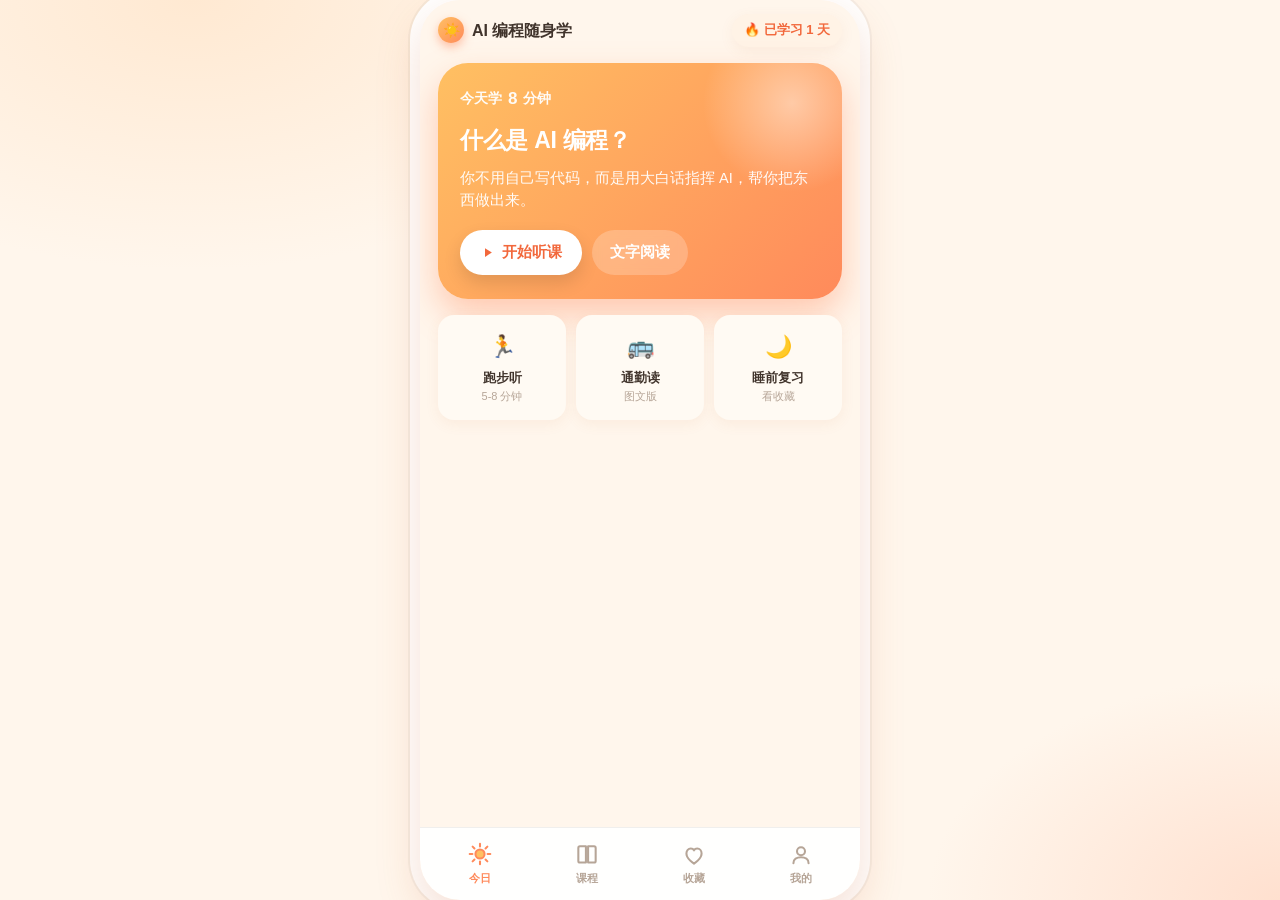
<file: index.html>
<!DOCTYPE html>
<html lang="zh-CN">
<head>
  <meta charset="UTF-8" />
  <!-- 让网页在手机上以设备宽度显示，并适配 iPhone 的刘海安全区 -->
  <meta name="viewport" content="width=device-width, initial-scale=1.0, maximum-scale=1.0, viewport-fit=cover" />
  <!-- 这几行让网页“添加到主屏幕”后能像 App 一样全屏打开 -->
  <meta name="apple-mobile-web-app-capable" content="yes" />
  <meta name="apple-mobile-web-app-status-bar-style" content="default" />
  <meta name="apple-mobile-web-app-title" content="AI 编程随身学" />
  <meta name="theme-color" content="#FFF6EC" />
  <title>AI 编程随身学</title>

  <!-- 全部使用系统字体，不依赖外部网络（iPhone 上中文是 PingFang，很美） -->
  <link rel="stylesheet" href="css/styles.css" />
</head>
<body>
  <!-- 手机外壳：在电脑上看是居中的“手机”，在手机上则铺满屏幕 -->
  <div class="app-frame">
    <!-- 主内容区，所有页面由 js/app.js 渲染进来 -->
    <main id="app" class="screen"></main>

    <!-- 底部四个标签栏 -->
    <nav class="tabbar" id="tabbar">
      <button class="tab is-active" data-tab="today" type="button">
        <svg viewBox="0 0 24 24" class="tab-ico" aria-hidden="true"><circle cx="12" cy="12" r="4.2"/><g class="rays"><line x1="12" y1="2.5" x2="12" y2="5"/><line x1="12" y1="19" x2="12" y2="21.5"/><line x1="2.5" y1="12" x2="5" y2="12"/><line x1="19" y1="12" x2="21.5" y2="12"/><line x1="5.2" y1="5.2" x2="6.9" y2="6.9"/><line x1="17.1" y1="17.1" x2="18.8" y2="18.8"/><line x1="18.8" y1="5.2" x2="17.1" y2="6.9"/><line x1="6.9" y1="17.1" x2="5.2" y2="18.8"/></g></svg>
        <span>今日</span>
      </button>
      <button class="tab" data-tab="courses" type="button">
        <svg viewBox="0 0 24 24" class="tab-ico" aria-hidden="true"><path d="M4 5.5C4 4.7 4.7 4 5.5 4H11v15H5.5C4.7 19 4 18.3 4 17.5V5.5Z"/><path d="M20 5.5C20 4.7 19.3 4 18.5 4H13v15h5.5c.8 0 1.5-.7 1.5-1.5V5.5Z"/></svg>
        <span>课程</span>
      </button>
      <button class="tab" data-tab="favorites" type="button">
        <svg viewBox="0 0 24 24" class="tab-ico" aria-hidden="true"><path d="M12 20s-7-4.4-7-9.3C5 7.9 6.8 6 9 6c1.5 0 2.5.8 3 1.7C12.5 6.8 13.5 6 15 6c2.2 0 4 1.9 4 4.7C19 15.6 12 20 12 20Z"/></svg>
        <span>收藏</span>
      </button>
      <button class="tab" data-tab="profile" type="button">
        <svg viewBox="0 0 24 24" class="tab-ico" aria-hidden="true"><circle cx="12" cy="8.5" r="3.7"/><path d="M5 19.5c0-3.6 3.1-5.5 7-5.5s7 1.9 7 5.5"/></svg>
        <span>我的</span>
      </button>
    </nav>
  </div>

  <!-- 轻提示气泡（答错/提示等） -->
  <div class="toast" id="toast" aria-live="polite"></div>

  <!-- 先加载课程数据，再加载主程序 -->
  <script src="js/data.js"></script>
  <script src="js/app.js"></script>
</body>
</html>
</file>
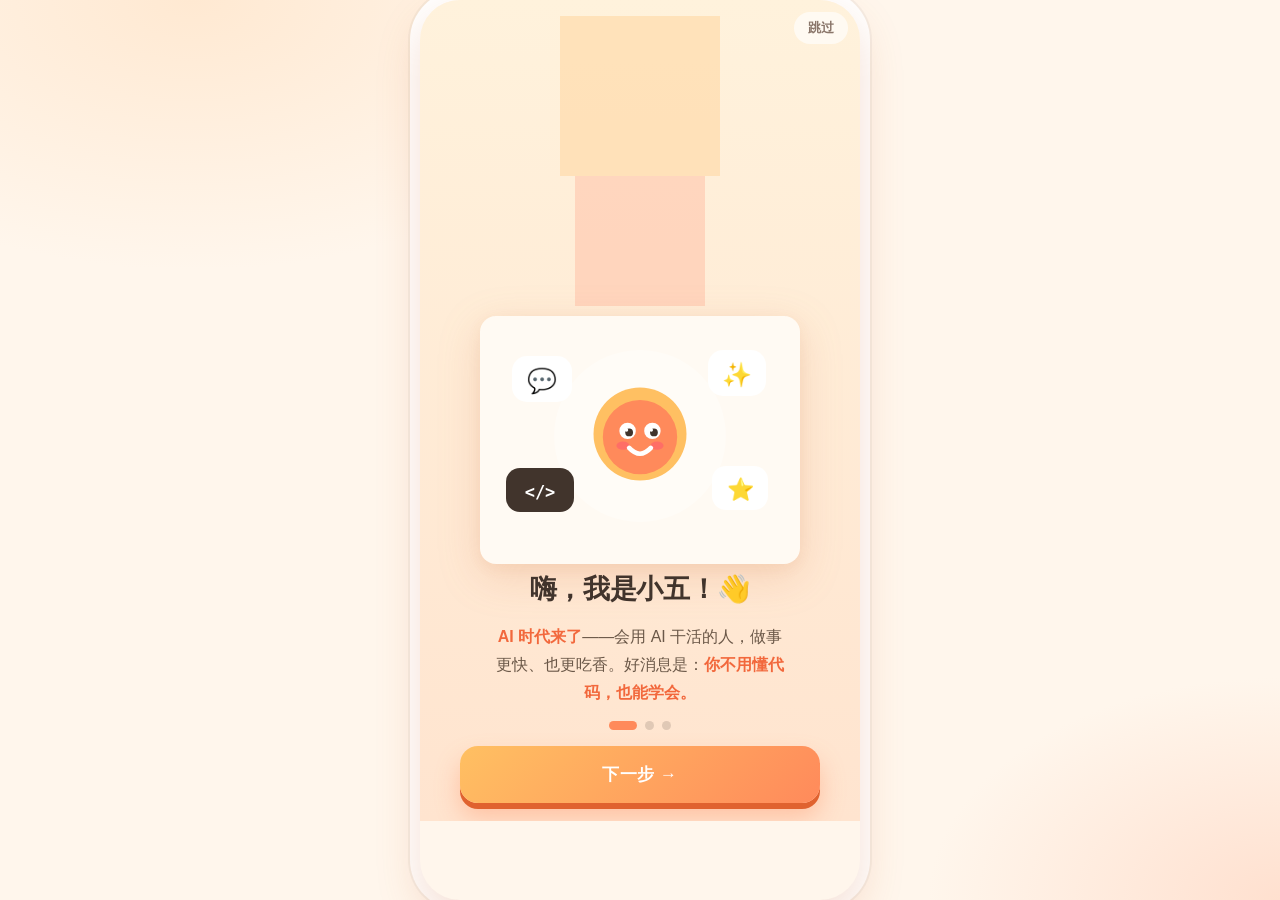
<file: game.html>
<!DOCTYPE html>
<html lang="zh-CN">
<head>
  <meta charset="UTF-8" />
  <meta name="viewport" content="width=device-width, initial-scale=1.0, maximum-scale=1.0, viewport-fit=cover" />
  <meta name="apple-mobile-web-app-capable" content="yes" />
  <meta name="apple-mobile-web-app-status-bar-style" content="default" />
  <meta name="apple-mobile-web-app-title" content="AI 编程闯关" />
  <meta name="theme-color" content="#fff6ec" />
  <title>AI 编程闯关</title>
  <link rel="stylesheet" href="css/styles.css" />
  <link rel="stylesheet" href="css/game.css?v=5" />
</head>
<body>
  <div class="app-frame">
    <main id="gapp" class="screen"></main>
    <nav class="gnav" id="gnav">
      <button class="gtab is-active" data-tab="home" type="button">
        <svg viewBox="0 0 24 24" class="gico"><path d="M4 11.5 12 4l8 7.5"/><path d="M6 10.5V20h12v-9.5"/></svg>
        <span>主页</span>
      </button>
      <button class="gtab" data-tab="map" type="button">
        <svg viewBox="0 0 24 24" class="gico"><path d="M5 18c2-1 4-1 7 .5S17 20 19 19V6c-2 1-4 1-7-.5S7 4 5 5Z"/><path d="M9 5v13M15 6v13"/></svg>
        <span>闯关</span>
      </button>
      <button class="gtab" data-tab="profile" type="button">
        <svg viewBox="0 0 24 24" class="gico"><circle cx="12" cy="8.5" r="3.6"/><path d="M5 19.5c0-3.6 3.1-5.5 7-5.5s7 1.9 7 5.5"/></svg>
        <span>我的</span>
      </button>
    </nav>
  </div>
  <script src="js/game-data.js?v=5"></script>
  <script src="js/game.js?v=5"></script>
</body>
</html>
</file>
<file: css/styles.css>
/* =========================================================
   AI 编程随身学 —— “温暖友好”设计系统
   配色：暖奶油底 + 珊瑚橙/蜂蜜黄主色 + 薄荷绿点缀，文字用暖棕色
   ========================================================= */

/* ---------- 设计变量（颜色、圆角、阴影统一在这里改） ---------- */
:root {
  --bg: #fff6ec;            /* 整体暖奶油底色 */
  --bg-deep: #fbe7d2;       /* 略深的暖色，用于渐变 */
  --surface: #ffffff;       /* 卡片白底 */
  --surface-warm: #fffaf3;  /* 略带暖意的白 */

  --ink: #41342c;           /* 主文字：暖棕色（比纯黑柔和） */
  --ink-soft: #8a766a;      /* 次要文字：灰棕 */
  --ink-faint: #b6a597;     /* 更浅的提示文字 */

  --primary: #ff8a5b;       /* 主色：珊瑚橙 */
  --primary-deep: #f2683c;  /* 深一点的珊瑚，用于文字/描边 */
  --honey: #ffc062;         /* 蜂蜜黄：点缀、星标 */
  --mint: #6fc59b;          /* 薄荷绿：答对、进度 */
  --mint-deep: #3fa978;
  --rose: #ff7e8a;          /* 收藏爱心 */

  --line: rgba(65, 52, 44, 0.08);   /* 浅描边 */
  --grad-sun: linear-gradient(135deg, #ffc062 0%, #ff8a5b 100%); /* 日出渐变 */
  --grad-soft: linear-gradient(135deg, #fff1e2 0%, #ffe3cf 100%);

  --r-xl: 30px;
  --r-lg: 24px;
  --r-md: 16px;
  --r-sm: 12px;

  --shadow-sm: 0 4px 14px rgba(208, 120, 70, 0.08);
  --shadow-md: 0 12px 30px rgba(208, 120, 70, 0.14);
  --shadow-lg: 0 18px 44px rgba(208, 110, 60, 0.22);

  /* 中文用系统优质字体（iPhone 上是 PingFang）；数字/拉丁用圆润的 Baloo 2 */
  --font: 'Baloo 2', -apple-system, BlinkMacSystemFont, 'PingFang SC',
    'Hiragino Sans GB', 'Microsoft YaHei', 'Noto Sans SC', sans-serif;
}

/* ---------- 基础重置 ---------- */
* { margin: 0; padding: 0; box-sizing: border-box; -webkit-tap-highlight-color: transparent; }
html, body { height: 100%; }
body {
  font-family: var(--font);
  color: var(--ink);
  /* 手机外壳之外的环境背景：暖色 + 两团柔光 */
  background:
    radial-gradient(60% 50% at 15% 0%, #ffe9d2 0%, rgba(255, 233, 210, 0) 60%),
    radial-gradient(50% 45% at 100% 100%, #ffe0cf 0%, rgba(255, 224, 207, 0) 55%),
    var(--bg);
  display: flex;
  justify-content: center;
  align-items: center;
  min-height: 100dvh;
  line-height: 1.6;
  -webkit-font-smoothing: antialiased;
}

/* ---------- 手机外壳 ---------- */
.app-frame {
  position: relative;
  width: min(440px, 100vw);
  height: min(100dvh, 920px);
  background: var(--bg);
  display: flex;
  flex-direction: column;
  overflow: hidden;
}
/* 在大屏幕（电脑）上，给它加圆角和阴影，看起来像一台手机 */
@media (min-width: 480px) {
  .app-frame {
    border-radius: 40px;
    box-shadow: var(--shadow-lg), 0 0 0 10px #fff, 0 0 0 12px rgba(0, 0, 0, 0.04);
  }
}

/* 滚动内容区 */
.screen {
  flex: 1;
  overflow-y: auto;
  overflow-x: hidden;
  -webkit-overflow-scrolling: touch;
  scrollbar-width: none;
  /* 顶部留出状态栏安全区，底部给 tabbar 留空间 */
  padding: calc(env(safe-area-inset-top, 0px) + 8px) 18px 110px;
}
.screen::-webkit-scrollbar { display: none; }

/* ---------- 通用文字 ---------- */
.eyebrow { font-size: 13px; font-weight: 600; color: var(--primary-deep); letter-spacing: .3px; }
.h-greeting { font-size: 15px; color: var(--ink-soft); font-weight: 600; }
.page-title { font-size: 26px; font-weight: 800; letter-spacing: -.5px; margin: 2px 0 14px; }
.section-title { font-size: 18px; font-weight: 700; margin: 22px 2px 12px; }

/* ---------- 进场动画：内容轻轻上浮 ---------- */
@keyframes fadeUp { from { opacity: 0; transform: translateY(14px); } to { opacity: 1; transform: none; } }
.view > * { animation: fadeUp .5s both; }
.view > *:nth-child(1) { animation-delay: .02s; }
.view > *:nth-child(2) { animation-delay: .08s; }
.view > *:nth-child(3) { animation-delay: .14s; }
.view > *:nth-child(4) { animation-delay: .20s; }
.view > *:nth-child(5) { animation-delay: .26s; }
.view > *:nth-child(6) { animation-delay: .32s; }
.view > *:nth-child(n+7) { animation-delay: .36s; }

/* ---------- 顶部问候栏 ---------- */
.topbar { display: flex; align-items: center; justify-content: space-between; padding-top: 6px; }
.brand { display: flex; align-items: center; gap: 8px; font-weight: 800; font-size: 16px; }
.brand .dot { width: 26px; height: 26px; border-radius: 50%; background: var(--grad-sun); box-shadow: 0 4px 10px rgba(255,138,91,.5); display: grid; place-items: center; font-size: 14px; }
.streak { display: inline-flex; align-items: center; gap: 5px; background: #fff3e6; color: var(--primary-deep); font-weight: 700; font-size: 13px; padding: 6px 12px; border-radius: 999px; box-shadow: var(--shadow-sm); }

/* ---------- 今日：日出大卡片 ---------- */
.hero {
  position: relative;
  margin-top: 16px;
  padding: 22px 22px 24px;
  border-radius: var(--r-xl);
  background: var(--grad-sun);
  color: #fff;
  overflow: hidden;
  box-shadow: 0 16px 34px rgba(255, 130, 80, .38);
}
.hero::after { /* 卡片里的一轮柔光太阳 */
  content: ''; position: absolute; right: -40px; top: -50px; width: 180px; height: 180px;
  background: radial-gradient(circle, rgba(255,255,255,.45) 0%, rgba(255,255,255,0) 70%);
}
.hero .mins { font-size: 14px; font-weight: 700; opacity: .95; display: inline-flex; align-items: center; gap: 6px; }
.hero .mins b { font-size: 17px; }
.hero h2 { font-size: 23px; font-weight: 800; margin: 10px 0 8px; letter-spacing: -.3px; }
.hero p { font-size: 14.5px; opacity: .95; line-height: 1.55; }
.hero .cta-row { display: flex; gap: 10px; margin-top: 18px; position: relative; }

.btn { border: none; cursor: pointer; font-family: inherit; font-weight: 700; border-radius: 999px; transition: transform .12s ease, box-shadow .2s ease, background .2s; }
.btn:active { transform: scale(.96); }
.btn-light { background: #fff; color: var(--primary-deep); padding: 13px 20px; font-size: 15px; box-shadow: 0 8px 18px rgba(0,0,0,.12); display: inline-flex; align-items: center; gap: 7px; }
.btn-ghost { background: rgba(255,255,255,.22); color: #fff; padding: 13px 18px; font-size: 15px; backdrop-filter: blur(4px); }
.btn-ghost:hover { background: rgba(255,255,255,.3); }

/* 继续学习 / 通用浅色卡片 */
.card { background: var(--surface); border-radius: var(--r-lg); padding: 16px 18px; box-shadow: var(--shadow-sm); }
.continue { display: flex; align-items: center; gap: 14px; margin-top: 14px; cursor: pointer; }
.continue .ring { flex-shrink: 0; }
.continue .info { flex: 1; min-width: 0; }
.continue .info .lbl { font-size: 12px; color: var(--ink-faint); font-weight: 600; }
.continue .info .ttl { font-size: 15.5px; font-weight: 700; white-space: nowrap; overflow: hidden; text-overflow: ellipsis; }
.continue .go { color: var(--primary); font-size: 22px; }

/* 碎片场景小标签 */
.scenes { display: flex; gap: 10px; margin-top: 16px; }
.scene { flex: 1; background: var(--surface-warm); border-radius: var(--r-md); padding: 14px 10px; text-align: center; box-shadow: var(--shadow-sm); }
.scene .emo { font-size: 22px; }
.scene .t { font-size: 12.5px; font-weight: 700; margin-top: 4px; color: var(--ink); }
.scene .s { font-size: 11px; color: var(--ink-faint); }

/* ---------- 课程页：模块卡片 ---------- */
.module { background: var(--surface); border-radius: var(--r-lg); padding: 16px 16px 8px; margin-bottom: 14px; box-shadow: var(--shadow-sm); }
.module-head { display: flex; align-items: center; gap: 12px; }
.module-ico { width: 46px; height: 46px; border-radius: 14px; background: var(--grad-soft); display: grid; place-items: center; font-size: 24px; flex-shrink: 0; }
.module-head .m-ttl { font-size: 16.5px; font-weight: 800; }
.module-head .m-sub { font-size: 12.5px; color: var(--ink-soft); }
.module-prog { margin: 12px 0 6px; }
.bar { height: 7px; background: #f1e6db; border-radius: 999px; overflow: hidden; }
.bar > i { display: block; height: 100%; background: var(--grad-sun); border-radius: 999px; transition: width .6s ease; }
.prog-meta { display: flex; justify-content: space-between; font-size: 11.5px; color: var(--ink-faint); margin-top: 5px; font-weight: 600; }

.lesson-row { display: flex; align-items: center; gap: 12px; padding: 12px 4px; border-top: 1px solid var(--line); cursor: pointer; }
.lesson-row:first-of-type { border-top: none; }
.lesson-row .num { width: 30px; height: 30px; border-radius: 50%; background: #fff3e6; color: var(--primary-deep); font-weight: 800; font-size: 13px; display: grid; place-items: center; flex-shrink: 0; }
.lesson-row.done .num { background: var(--mint); color: #fff; }
.lesson-row.locked { opacity: .55; }
.lesson-row .lr-main { flex: 1; min-width: 0; }
.lesson-row .lr-ttl { font-size: 14.5px; font-weight: 700; }
.lesson-row .lr-sub { font-size: 11.5px; color: var(--ink-faint); }
.lesson-row .lr-tag { font-size: 10.5px; font-weight: 700; padding: 3px 8px; border-radius: 999px; background: #f3ede6; color: var(--ink-faint); }
.lesson-row .lr-tag.ready { background: #e9f7f0; color: var(--mint-deep); }

/* ---------- 课程学习页 ---------- */
.lesson-top { display: flex; align-items: center; gap: 10px; padding-top: 4px; }
.back-btn { width: 40px; height: 40px; border-radius: 50%; background: var(--surface); box-shadow: var(--shadow-sm); border: none; cursor: pointer; font-size: 20px; color: var(--ink); display: grid; place-items: center; }
.back-btn:active { transform: scale(.92); }
.lesson-top .crumb { font-size: 13px; font-weight: 700; color: var(--ink-soft); }
.lesson-h1 { font-size: 25px; font-weight: 800; letter-spacing: -.5px; margin: 16px 0 0; }
.oneliner { background: #fff3e6; border-left: 4px solid var(--primary); border-radius: 12px; padding: 12px 14px; margin: 14px 0; font-size: 14.5px; font-weight: 600; color: var(--primary-deep); }

/* 音频播放器 */
.audio { display: flex; align-items: center; gap: 14px; background: var(--ink); color: #fff; border-radius: var(--r-lg); padding: 14px 16px; box-shadow: var(--shadow-md); margin: 4px 0 8px; }
.audio.audio--off { background: #efe6dd; color: var(--ink-soft); box-shadow: var(--shadow-sm); }
.audio-btn { width: 48px; height: 48px; border-radius: 50%; background: var(--grad-sun); border: none; cursor: pointer; display: grid; place-items: center; flex-shrink: 0; box-shadow: 0 6px 14px rgba(255,138,91,.5); }
.audio.audio--off .audio-btn { background: #d9ccc0; box-shadow: none; }
.audio-btn svg { width: 20px; height: 20px; fill: #fff; }
.audio-main { flex: 1; min-width: 0; }
.audio-track { padding: 9px 0; cursor: pointer; touch-action: none; }       /* 上下留出手指好按的区域 */
.audio-bar { height: 6px; background: rgba(255,255,255,.25); border-radius: 999px; position: relative; }
.audio.audio--off .audio-bar { background: rgba(0,0,0,.1); }
.audio-fill { height: 100%; width: 0; background: var(--honey); border-radius: 999px; position: relative; }
.audio-fill::after { content: ''; position: absolute; right: -6px; top: 50%; transform: translateY(-50%); width: 13px; height: 13px; border-radius: 50%; background: #fff; box-shadow: 0 1px 4px rgba(0,0,0,.35); }  /* 可拖动的小圆点 */
.audio.audio--off .audio-fill::after { display: none; }
.audio-meta { display: flex; justify-content: space-between; font-size: 11.5px; margin-top: 7px; opacity: .85; font-weight: 600; }
.audio-hint { font-size: 12.5px; font-weight: 600; }

/* 正文与小节 */
.lesson-body p { font-size: 15.5px; line-height: 1.85; color: #4f4138; margin: 14px 0; }
.block { background: var(--surface); border-radius: var(--r-lg); padding: 16px 18px; margin: 14px 0; box-shadow: var(--shadow-sm); }
.block h3 { font-size: 15px; font-weight: 800; display: flex; align-items: center; gap: 8px; margin-bottom: 6px; }
.block.example { background: var(--grad-soft); }
.block.keypoints h3 { color: var(--mint-deep); }
.block.pitfalls h3 { color: var(--primary-deep); }
.block ul { list-style: none; }
.block li { position: relative; padding-left: 24px; margin: 9px 0; font-size: 14.5px; line-height: 1.65; }
.block.keypoints li::before { content: '✓'; position: absolute; left: 0; top: 0; color: var(--mint-deep); font-weight: 800; }
.block.pitfalls li::before { content: '!'; position: absolute; left: 2px; top: 0; color: var(--primary-deep); font-weight: 800; }

/* 收藏 + 测验 行动区 */
.lesson-actions { display: flex; gap: 12px; margin: 20px 0 6px; }
.fav-btn { width: 54px; flex-shrink: 0; background: var(--surface); border: 2px solid var(--line); border-radius: var(--r-md); cursor: pointer; display: grid; place-items: center; transition: .2s; }
.fav-btn svg { width: 24px; height: 24px; fill: none; stroke: var(--rose); stroke-width: 2; }
.fav-btn.on { background: #fff0f1; border-color: #ffd6da; }
.fav-btn.on svg { fill: var(--rose); }
.fav-btn:active { transform: scale(.92); }
.btn-primary { flex: 1; background: var(--grad-sun); color: #fff; padding: 16px; font-size: 16px; font-weight: 800; box-shadow: 0 10px 22px rgba(255,138,91,.4); display: inline-flex; align-items: center; justify-content: center; gap: 8px; }

.coming { text-align: center; color: var(--ink-faint); padding: 40px 20px; }
.coming .emo { font-size: 40px; }
.coming p { font-size: 14px; margin-top: 8px; }

/* ---------- 小测验 ---------- */
.quiz-progress { font-size: 13px; font-weight: 700; color: var(--ink-soft); margin: 14px 0 4px; }
.quiz-bar { height: 6px; background: #f1e6db; border-radius: 999px; overflow: hidden; margin-bottom: 18px; }
.quiz-bar > i { display: block; height: 100%; background: var(--grad-sun); transition: width .4s; }
.quiz-q { font-size: 19px; font-weight: 800; line-height: 1.5; margin-bottom: 18px; }
.opt { display: flex; align-items: center; gap: 12px; background: var(--surface); border: 2px solid var(--line); border-radius: var(--r-md); padding: 15px 16px; margin: 11px 0; cursor: pointer; font-size: 15px; font-weight: 600; transition: .15s; }
.opt .mark { width: 26px; height: 26px; border-radius: 50%; border: 2px solid var(--line); display: grid; place-items: center; font-weight: 800; font-size: 13px; flex-shrink: 0; color: var(--ink-soft); }
.opt:active { transform: scale(.99); }
.opt.correct { background: #e9f7f0; border-color: var(--mint); }
.opt.correct .mark { background: var(--mint); border-color: var(--mint); color: #fff; }
.opt.wrong { background: #fff0ec; border-color: #ffc4b0; }
.opt.wrong .mark { background: var(--primary); border-color: var(--primary); color: #fff; }
.opt.disabled { pointer-events: none; }
.explain { background: var(--grad-soft); border-radius: var(--r-md); padding: 14px 16px; font-size: 14px; line-height: 1.6; margin-top: 6px; animation: fadeUp .35s both; }
.explain b { color: var(--primary-deep); }

/* 测验完成结算 */
.result { text-align: center; padding-top: 30px; }
.result .badge { font-size: 64px; animation: pop .5s both; }
@keyframes pop { 0% { transform: scale(0); } 70% { transform: scale(1.15); } 100% { transform: scale(1); } }
.result h2 { font-size: 24px; font-weight: 800; margin: 10px 0 6px; }
.result .score { font-size: 15px; color: var(--ink-soft); }
.result .tip { background: var(--surface); border-radius: var(--r-lg); padding: 16px; margin: 22px 0; box-shadow: var(--shadow-sm); font-size: 14.5px; }

/* ---------- 收藏页 / 我的页 ---------- */
.empty { text-align: center; padding: 60px 24px; color: var(--ink-faint); }
.empty .emo { font-size: 52px; }
.empty h3 { font-size: 17px; color: var(--ink-soft); margin: 14px 0 4px; font-weight: 700; }
.empty p { font-size: 13.5px; }

.stat-grid { display: flex; gap: 12px; margin: 4px 0 8px; }
.stat { flex: 1; background: var(--surface); border-radius: var(--r-lg); padding: 18px 10px; text-align: center; box-shadow: var(--shadow-sm); }
.stat .v { font-size: 28px; font-weight: 800; color: var(--primary-deep); }
.stat .k { font-size: 12px; color: var(--ink-soft); font-weight: 600; margin-top: 2px; }

.ring-wrap { display: flex; align-items: center; gap: 16px; }
.ring-wrap .ring-txt .big { font-size: 26px; font-weight: 800; }
.ring-wrap .ring-txt .small { font-size: 12.5px; color: var(--ink-soft); }

.menu { margin-top: 8px; }
.menu-item { display: flex; align-items: center; gap: 14px; background: var(--surface); border-radius: var(--r-md); padding: 15px 16px; margin-bottom: 10px; box-shadow: var(--shadow-sm); cursor: pointer; }
.menu-item .mi-emo { font-size: 20px; }
.menu-item .mi-t { flex: 1; font-weight: 700; font-size: 14.5px; }
.menu-item .mi-go { color: var(--ink-faint); font-size: 18px; }

/* ---------- 底部标签栏 ---------- */
.tabbar {
  flex-shrink: 0;
  display: flex;
  background: rgba(255, 255, 255, 0.92);
  backdrop-filter: blur(14px);
  border-top: 1px solid var(--line);
  padding: 8px 6px calc(env(safe-area-inset-bottom, 0px) + 8px);
}
.tab { flex: 1; background: none; border: none; cursor: pointer; font-family: inherit; display: flex; flex-direction: column; align-items: center; gap: 3px; padding: 6px 0; color: var(--ink-faint); transition: color .2s; }
.tab span { font-size: 11px; font-weight: 700; }
.tab-ico { width: 26px; height: 26px; fill: none; stroke: currentColor; stroke-width: 1.9; stroke-linecap: round; stroke-linejoin: round; }
.tab.is-active { color: var(--primary); }
.tab.is-active .tab-ico { transform: translateY(-1px); }
/* 收藏标签激活时爱心填充 */
.tab[data-tab="favorites"].is-active .tab-ico { fill: var(--rose); stroke: var(--rose); }
.tab[data-tab="today"].is-active .tab-ico { fill: var(--honey); }
.tab[data-tab="today"].is-active .rays { stroke: var(--primary); }

/* 进场后隐藏 tabbar（学习页/测验页用） */
.app-frame.immersive .tabbar { display: none; }

/* ---------- 轻提示气泡 ---------- */
.toast {
  position: fixed; left: 50%; bottom: 90px; transform: translateX(-50%) translateY(20px);
  background: var(--ink); color: #fff; font-size: 13.5px; font-weight: 600;
  padding: 12px 18px; border-radius: 999px; box-shadow: var(--shadow-md);
  opacity: 0; pointer-events: none; transition: .3s; z-index: 50; max-width: 80%; text-align: center;
}
.toast.show { opacity: 1; transform: translateX(-50%) translateY(0); }

/* 减少动画偏好：尊重系统“减弱动态效果” */
@media (prefers-reduced-motion: reduce) {
  * { animation: none !important; transition: none !important; }
}
</file>
<file: css/game.css>
/* =========================================================
   闯关游戏 · 视觉与动效（复用 styles.css 暖色变量）
   设计基调：有质感的卡通游戏——立体会"按下去"的按钮 + 弹性微动效
   ========================================================= */

#gapp { padding: calc(env(safe-area-inset-top, 0px) + 12px) 18px 22px; }

/* ---------- 进场：内容依次轻轻浮上来 ---------- */
@keyframes rise { from { opacity: 0; transform: translateY(18px); } to { opacity: 1; transform: none; } }
.gview > * { animation: rise .5s both; }
.gview > *:nth-child(2) { animation-delay: .07s; }
.gview > *:nth-child(3) { animation-delay: .14s; }
.gview > *:nth-child(n+4) { animation-delay: .2s; }

/* ---------- 小五 ---------- */
@keyframes bob { 0%, 100% { transform: translateY(0); } 50% { transform: translateY(-8px); } }
@keyframes popIn { 0% { transform: scale(.4); opacity: 0; } 70% { transform: scale(1.12); } 100% { transform: scale(1); opacity: 1; } }
.m5 { display: block; flex-shrink: 0; filter: drop-shadow(0 6px 10px rgba(242, 104, 60, .28)); }
.m5.sm { width: 44px; height: 44px; }
.m5.mid { width: 60px; height: 60px; }
.m5.hero { width: 124px; height: 124px; margin: 0 auto; animation: bob 2.6s ease-in-out infinite; }
.m5.big { width: 112px; height: 112px; margin: 0 auto 4px; animation: popIn .5s both; }

/* ---------- 通用立体按钮（会"按下去"） ---------- */
.cta { width: 100%; border: none; cursor: pointer; font-family: inherit; font-weight: 800; font-size: 17px; color: #fff; background: var(--grad-sun); border-radius: 18px; padding: 17px; letter-spacing: .5px; box-shadow: 0 6px 0 #e0622f, 0 14px 24px rgba(255, 138, 91, .4); transition: transform .08s, box-shadow .08s; }
.cta:active { transform: translateY(5px); box-shadow: 0 1px 0 #e0622f, 0 5px 10px rgba(255, 138, 91, .3); }
.cta.ghost { background: #fff; color: var(--primary-deep); box-shadow: 0 5px 0 #efe0d2, 0 10px 18px rgba(208, 120, 70, .12); margin-top: 12px; }
.cta.ghost:active { transform: translateY(4px); box-shadow: 0 1px 0 #efe0d2; }

/* ---------- 新手引导（全屏插画场景） ---------- */
.intro { position: relative; display: flex; flex-direction: column; align-items: center; text-align: center; min-height: 86vh; overflow: hidden;
  margin: calc(-1 * (env(safe-area-inset-top, 0px) + 12px)) -18px 0;   /* 顶满 #gapp 的内边距，做整屏铺色 */
  padding: calc(env(safe-area-inset-top, 0px) + 16px) 22px 14px; }
.intro.s1 { background: linear-gradient(180deg, #fff2dc 0%, #ffe4cf 100%); }
.intro.s2 { background: linear-gradient(180deg, #e9f7ee 0%, #ffe7d3 100%); }
.intro.s3 { background: linear-gradient(180deg, #e9f1fb 0%, #ffe7d6 100%); }
.intro .blob { z-index: 0; opacity: .5; }
.intro .ib1 { width: 160px; height: 160px; top: 24px; left: -36px; background: #ffd49a; }
.intro .ib2 { width: 130px; height: 130px; bottom: 130px; right: -34px; background: #ffbda4; }
.skip { position: absolute; top: 12px; right: 12px; z-index: 3; background: rgba(255, 255, 255, .65); border: none; color: var(--ink-soft); font-size: 13px; font-weight: 700; cursor: pointer; font-family: inherit; padding: 7px 14px; border-radius: 999px; }
.intro-scene { position: relative; z-index: 1; width: 100%; max-width: 320px; margin: 10px auto 4px; }
.intro-scene .scene { width: 100%; height: auto; display: block; filter: drop-shadow(0 12px 20px rgba(208, 120, 70, .2)); }
.intro-txt { position: relative; z-index: 1; flex: 1; display: flex; flex-direction: column; justify-content: center; padding: 0 4px; }
.intro-t { font-size: 27px; font-weight: 800; letter-spacing: -.3px; }
.intro-b { font-size: 16px; line-height: 1.75; color: #6b5848; max-width: 300px; margin: 12px auto 0; }
.intro-b b { color: var(--primary-deep); }
.dots { display: flex; gap: 8px; margin: 14px 0 16px; position: relative; z-index: 1; }
.dot { width: 9px; height: 9px; border-radius: 50%; background: rgba(65, 52, 44, .16); transition: .25s; }
.dot.on { width: 28px; border-radius: 999px; background: var(--primary); }
.intro .cta { max-width: 360px; position: relative; z-index: 1; margin-bottom: 4px; }

/* ---------- 主页 ---------- */
.hero { position: relative; text-align: center; padding: 18px 8px 8px; overflow: hidden; }
.hero .blob { position: absolute; border-radius: 50%; filter: blur(10px); opacity: .55; z-index: 0; }
.hero .b1 { width: 120px; height: 120px; background: #ffd79b; top: -16px; left: -8px; }
.hero .b2 { width: 96px; height: 96px; background: #ffbda6; bottom: 6px; right: -6px; }
.hero .m5, .hero-bubble { position: relative; z-index: 1; }
.hero-bubble { display: inline-block; max-width: 86%; margin-top: 12px; background: #fff; border-radius: 22px; padding: 14px 18px; font-size: 15px; font-weight: 600; color: var(--ink); line-height: 1.55; box-shadow: var(--shadow-md); }
.hero-bubble b { color: var(--primary-deep); font-weight: 800; }

.statrow { display: flex; gap: 10px; margin: 18px 0; }
.statc { flex: 1; background: #fff; border-radius: 20px; padding: 15px 6px; text-align: center; box-shadow: 0 5px 0 #f0e3d5, 0 8px 16px rgba(208, 120, 70, .08); }
.statc .sv { font-size: 21px; font-weight: 800; color: var(--primary-deep); }
.statc .sk { font-size: 11.5px; color: var(--ink-soft); font-weight: 700; margin-top: 3px; }

.homecard { background: #fff; border-radius: 28px; padding: 20px; box-shadow: var(--shadow-md); }
.hc-top { display: flex; justify-content: space-between; align-items: center; font-size: 12.5px; font-weight: 800; color: var(--ink-soft); }
.hc-prog { color: var(--primary-deep); }
.hc-bar { height: 10px; background: #f1e6db; border-radius: 999px; margin: 11px 0 15px; overflow: hidden; }
.hc-bar > i { display: block; height: 100%; background: var(--grad-sun); border-radius: 999px; transition: width .5s; }
.hc-row { display: flex; align-items: center; gap: 11px; margin-bottom: 16px; }
.hc-title { font-size: 17.5px; font-weight: 800; color: var(--ink); }

/* ---------- 关卡地图 ---------- */
.gtop { display: flex; gap: 8px; justify-content: center; padding: 4px 0 12px; }
.chip { display: inline-flex; align-items: center; gap: 5px; font-weight: 800; font-size: 14.5px; background: #fff; border-radius: 999px; padding: 8px 15px; box-shadow: 0 4px 0 #f0e3d5; }
.chip.fire { color: var(--primary-deep); } .chip.xp { color: #f0a52c; } .chip.lvl { color: var(--mint-deep); }

.chapter { text-align: center; font-weight: 800; font-size: 14.5px; color: var(--ink-soft); margin: 14px 0 0; }

.path { position: relative; display: flex; flex-direction: column; align-items: center; gap: 16px; padding: 36px 0 12px; }
/* 柔软的小路：粗、圆头、带内描边 */
.path::before { content: ''; position: absolute; top: 38px; bottom: 58px; left: 50%; width: 16px; transform: translateX(-50%); background: #f1e2d0; border-radius: 16px; box-shadow: inset 0 0 0 3px #ead7c0; z-index: 0; }
/* 背景小装饰，填补空旷 */
.pdecor { position: absolute; z-index: 0; opacity: .5; }
.pd1 { left: 8px; top: 92px; font-size: 22px; } .pd2 { right: 12px; top: 210px; font-size: 17px; } .pd3 { left: 16px; bottom: 140px; font-size: 19px; }

.node { position: relative; z-index: 1; width: 70px; height: 70px; border-radius: 50%; display: grid; place-items: center; font-size: 29px; transition: transform .1s; }
.node[data-act] { cursor: pointer; }
.node[data-act]:active { transform: translateY(3px) scale(.96); }
/* 顶部高光，做出"硬币/糖果"光泽 */
.node::after { content: ''; position: absolute; inset: 0; border-radius: 50%; background: linear-gradient(180deg, rgba(255,255,255,.5), rgba(255,255,255,0) 48%); pointer-events: none; }
.node.done { background: radial-gradient(circle at 50% 34%, #84d3ac, #57bd89); color: #fff; border: 3px solid #fff; box-shadow: 0 5px 0 #45a376, 0 9px 16px rgba(70,165,120,.3); }
.node.cur { width: 80px; height: 80px; font-size: 33px; background: radial-gradient(circle at 50% 34%, #ffb274, #ff8a5b); color: #fff; border: 3px solid #fff; box-shadow: 0 6px 0 #e0622f, 0 11px 20px rgba(255,138,91,.42); }
.node.lock { width: 56px; height: 56px; font-size: 21px; background: #ece1d4; color: #c6b4a3; border: 3px solid #f6efe6; box-shadow: inset 0 -3px 0 rgba(0,0,0,.04); opacity: .9; }
.node.lock::after { display: none; }
.node.cur::before { content: ''; position: absolute; inset: -7px; border-radius: 50%; border: 3px solid var(--primary); opacity: .55; animation: ring 1.6s ease-out infinite; z-index: -1; }
@keyframes ring { 0% { transform: scale(1); opacity: .6; } 100% { transform: scale(1.4); opacity: 0; } }
.node .nstar { position: absolute; bottom: -13px; left: 50%; transform: translateX(-50%); background: #fff; border-radius: 999px; padding: 2px 8px; font-size: 11px; white-space: nowrap; box-shadow: 0 3px 8px rgba(0,0,0,.14); z-index: 2; }
.node .pop { position: absolute; top: -38px; left: 50%; transform: translateX(-50%); background: #fff; color: var(--primary-deep); font-size: 11.5px; font-weight: 800; padding: 5px 12px; border-radius: 999px; white-space: nowrap; box-shadow: 0 4px 10px rgba(0, 0, 0, .16); z-index: 2; }
.node .pop::after { content: ''; position: absolute; bottom: -5px; left: 50%; transform: translateX(-50%); border: 5px solid transparent; border-top-color: #fff; }
.off1 { margin-left: -28px; } .off2 { margin-left: 28px; } .off3 { margin-left: -20px; } .off4 { margin-left: 24px; }

.m5card { display: flex; align-items: center; gap: 12px; margin: 24px 2px 0; background: #fff; border-radius: 24px; padding: 15px 17px; box-shadow: var(--shadow-md); }
.bubble { font-size: 14.5px; font-weight: 600; color: var(--ink); line-height: 1.55; }
.bubble b { color: var(--primary-deep); }

/* ---------- 我的 ---------- */
.ptitle { font-size: 26px; font-weight: 800; margin: 6px 2px 14px; }
.pgrid { display: grid; grid-template-columns: 1fr 1fr; gap: 12px; margin-top: 14px; }
.pcard { background: #fff; border-radius: 22px; padding: 20px 14px; text-align: center; box-shadow: 0 5px 0 #f0e3d5, 0 8px 16px rgba(208, 120, 70, .08); }
.pcard .pv { font-size: 30px; font-weight: 800; color: var(--primary-deep); }
.pcard .pk { font-size: 12.5px; color: var(--ink-soft); font-weight: 700; margin-top: 3px; }
.pnote { text-align: center; color: var(--ink-faint); font-size: 12px; margin-top: 18px; }

/* ---------- 关卡页 ---------- */
.ltop { display: flex; align-items: center; gap: 12px; padding: 2px 0 14px; }
.x { width: 38px; height: 38px; border-radius: 50%; background: #fff; border: none; cursor: pointer; color: var(--ink-soft); font-size: 17px; box-shadow: 0 4px 0 #f0e3d5; flex-shrink: 0; transition: transform .08s, box-shadow .08s; }
.x:active { transform: translateY(3px); box-shadow: 0 1px 0 #f0e3d5; }
.pbar { flex: 1; height: 14px; background: #ece0d4; border-radius: 999px; overflow: hidden; box-shadow: inset 0 2px 4px rgba(0,0,0,.06); }
.pbar > i { display: block; height: 100%; width: 0; background: var(--grad-sun); border-radius: 999px; transition: width .4s ease; }

.extag { display: inline-block; font-size: 11.5px; font-weight: 800; color: var(--mint-deep); background: #e3f6ec; padding: 4px 12px; border-radius: 999px; margin: 4px 0 16px; }
.ask { display: flex; gap: 11px; align-items: flex-start; margin-bottom: 20px; }
.say { background: #fff; border-radius: 18px; border-top-left-radius: 5px; padding: 15px 17px; font-size: 16px; font-weight: 700; color: var(--ink); box-shadow: var(--shadow-sm); line-height: 1.55; }
.say b { color: var(--primary-deep); font-weight: 800; }

.exbody { display: flex; flex-direction: column; gap: 12px; }
.exbody.row { flex-direction: row; }
.opt { background: #fff; border: 2px solid transparent; border-radius: 16px; padding: 16px 17px; font-size: 15.5px; font-weight: 700; color: var(--ink); cursor: pointer; text-align: left; font-family: inherit; box-shadow: 0 4px 0 #ece0d2; transition: transform .08s, box-shadow .08s, background .15s, border-color .15s; }
.opt:active { transform: translateY(3px); box-shadow: 0 1px 0 #ece0d2; }
.opt.judge { flex: 1; text-align: center; font-size: 19px; font-weight: 800; padding: 20px; }
.opt.dis { pointer-events: none; }
@keyframes correctPop { 0% { transform: scale(1); } 45% { transform: scale(1.05); } 100% { transform: scale(1); } }
.opt.right { background: #e3f6ec; border-color: var(--mint); box-shadow: 0 4px 0 #b9e6cf; animation: correctPop .4s; }
.opt.right::after { content: '✓'; float: right; color: var(--mint-deep); font-weight: 800; }
.opt.wrong { background: #ffe9e2; border-color: #ff9b7d; box-shadow: 0 4px 0 #ffcdbd; }

/* 连连看 */
.match { display: flex; gap: 14px; }
.mcol { flex: 1; display: flex; flex-direction: column; gap: 12px; }
.mitem { background: #fff; border: 2px solid transparent; border-radius: 16px; padding: 16px 10px; font-size: 14.5px; font-weight: 700; color: var(--ink); cursor: pointer; font-family: inherit; box-shadow: 0 4px 0 #ece0d2; transition: transform .08s, box-shadow .08s, background .15s, border-color .15s; }
.mitem:active { transform: translateY(3px); box-shadow: 0 1px 0 #ece0d2; }
.mitem.sel { border-color: var(--primary); background: #fff3e6; box-shadow: 0 4px 0 #ffd6b8; }
.mitem.mdone { background: #e3f6ec; border-color: var(--mint); color: var(--mint-deep); box-shadow: 0 4px 0 #b9e6cf; pointer-events: none; }
@keyframes shake { 0%, 100% { transform: translateX(0); } 25% { transform: translateX(-7px); } 75% { transform: translateX(7px); } }
.mitem.shake { animation: shake .42s; border-color: #ff9b7d; background: #ffe9e2; }

/* 反馈 + 继续 */
.fb { display: flex; gap: 11px; align-items: flex-start; background: var(--grad-soft); border-radius: 18px; padding: 15px; margin-top: 18px; font-size: 14.5px; line-height: 1.55; animation: rise .35s both; }
.fb b { color: var(--primary-deep); }
.fb.fbok { background: #e3f6ec; } .fb.fbok b { color: var(--mint-deep); }

/* 占位 */
.coming { text-align: center; padding: 46px 20px; color: var(--ink-soft); }
.coming p { margin: 16px 0 24px; font-size: 14.5px; line-height: 1.6; }

/* ---------- 结算 ---------- */
.result { text-align: center; padding-top: 24px; }
.result .stars { margin: 8px 0 6px; }
@keyframes starPop { 0% { transform: scale(0) rotate(-30deg); opacity: 0; } 70% { transform: scale(1.25); } 100% { transform: scale(1) rotate(0); opacity: 1; } }
.result .st { display: inline-block; font-size: 44px; margin: 0 2px; animation: starPop .55s both; }
.result .st.dim { opacity: .3; }
.result h2 { font-size: 25px; font-weight: 800; margin: 8px 0; }
.result .say2 { font-size: 15px; color: var(--ink-soft); line-height: 1.65; background: #fff; border-radius: 20px; padding: 17px; margin: 18px 0; box-shadow: var(--shadow-sm); }
.result .say2 b { color: var(--primary-deep); }

/* ---------- 底部导航 ---------- */
.gnav { flex-shrink: 0; display: flex; background: rgba(255, 255, 255, .96); backdrop-filter: blur(14px); border-top: 1px solid var(--line); padding: 9px 6px calc(env(safe-area-inset-bottom, 0px) + 9px); }
.gtab { flex: 1; background: none; border: none; cursor: pointer; font-family: inherit; display: flex; flex-direction: column; align-items: center; gap: 3px; color: var(--ink-faint); padding: 5px 0; transition: color .2s, transform .1s; }
.gtab span { font-size: 11px; font-weight: 700; }
.gico { width: 27px; height: 27px; fill: none; stroke: currentColor; stroke-width: 2; stroke-linecap: round; stroke-linejoin: round; }
.gtab.is-active { color: var(--primary); transform: translateY(-1px); }
.gtab.is-active .gico { fill: rgba(255, 138, 91, .14); }
.gtab:active { transform: scale(.9); }
.app-frame.gimmersive .gnav { display: none; }

/* 尊重系统"减弱动态效果" */
@media (prefers-reduced-motion: reduce) { * { animation: none !important; } }
</file>
